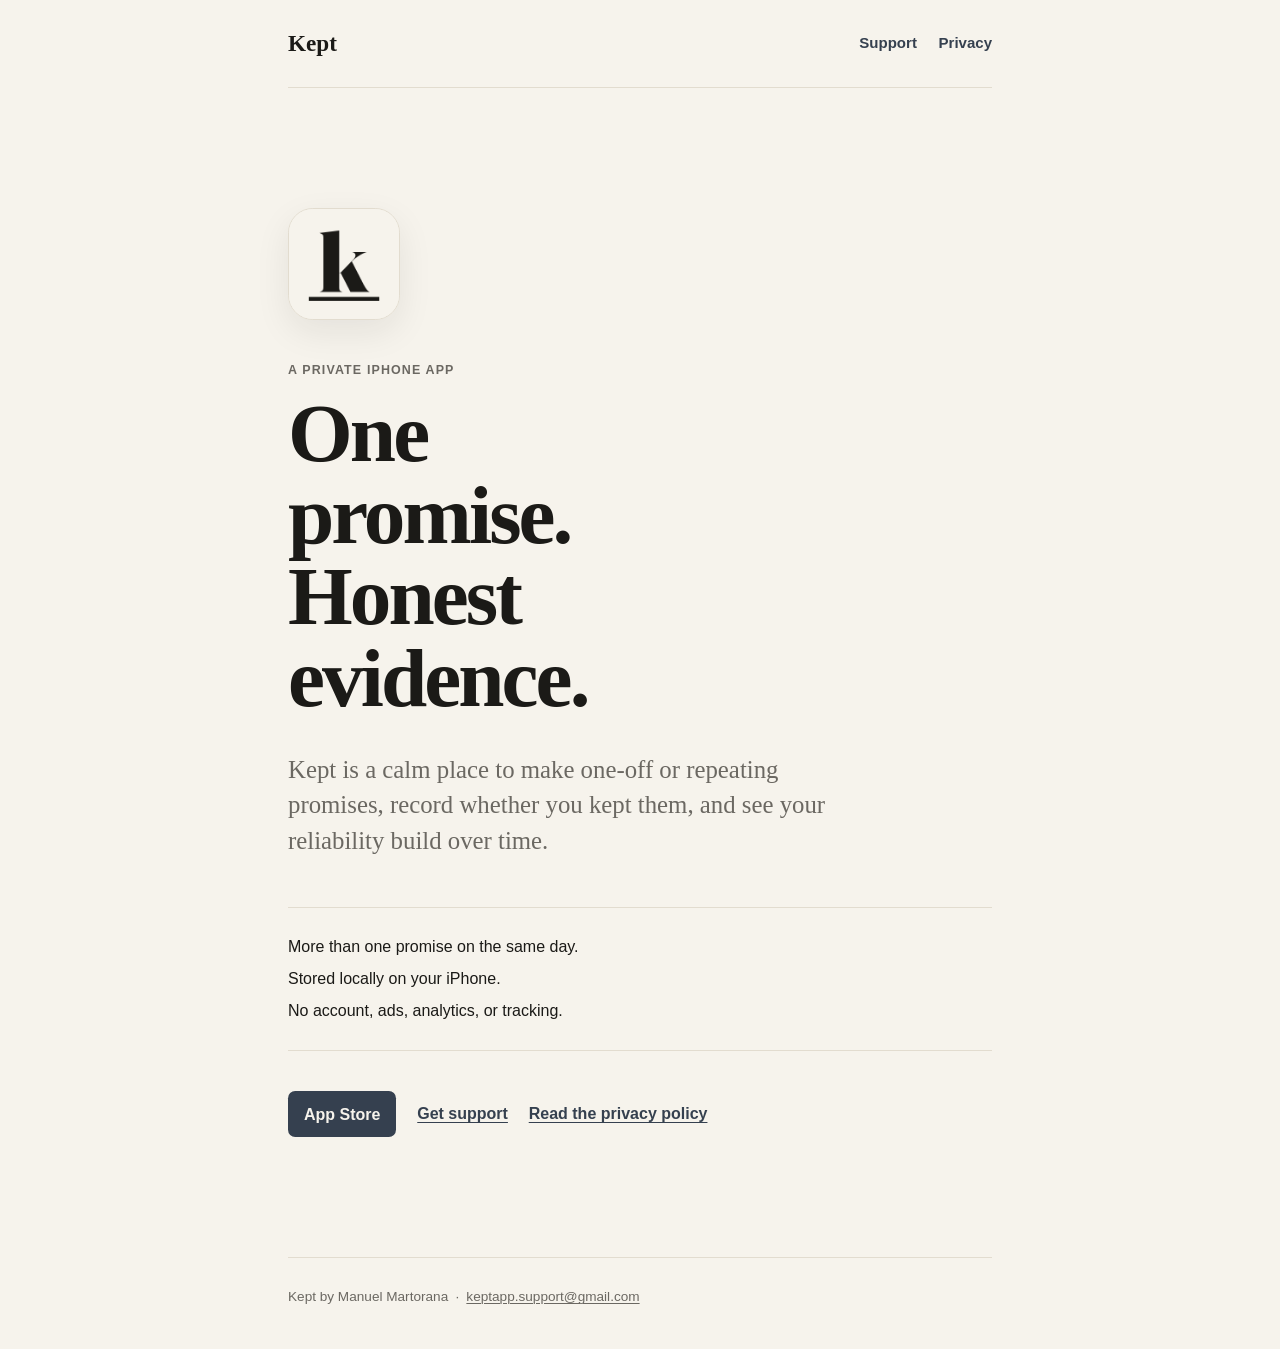
<file: index.html>
<!doctype html>
<html lang="en">
  <head>
    <meta charset="utf-8">
    <meta name="viewport" content="width=device-width, initial-scale=1">
    <meta name="description" content="Kept is a calm, private iPhone app for one-off or repeating promises, with honest evidence stored on your iPhone.">
    <meta name="theme-color" content="#f6f3ec" media="(prefers-color-scheme: light)">
    <meta name="theme-color" content="#171614" media="(prefers-color-scheme: dark)">
    <title>Kept — One promise. Honest evidence.</title>
    <link rel="icon" href="app-icon.png">
    <link rel="stylesheet" href="styles.css">
    <link rel="canonical" href="https://mmartorana93.github.io/kept-site/">
    <meta property="og:type" content="website">
    <meta property="og:site_name" content="Kept">
    <meta property="og:title" content="Kept — One promise. Honest evidence.">
    <meta property="og:description" content="Kept is a calm, private iPhone app for one-off or repeating promises, with honest evidence stored on your iPhone.">
    <meta property="og:url" content="https://mmartorana93.github.io/kept-site/">
    <meta property="og:image" content="https://mmartorana93.github.io/kept-site/app-icon.png">
    <meta name="twitter:card" content="summary">
  </head>
  <body>
    <a class="skip-link" href="#content">Skip to content</a>

    <header class="site-header">
      <a class="wordmark" href="index.html" aria-label="Kept home">Kept</a>
      <nav aria-label="Main navigation">
        <a href="support.html">Support</a>
        <a href="privacy.html">Privacy</a>
      </nav>
    </header>

    <main id="content" class="home">
      <img class="app-icon" src="app-icon.png" width="112" height="112" alt="Kept app icon">
      <p class="eyebrow">A private iPhone app</p>
      <h1>One promise.<br>Honest evidence.</h1>
      <p class="intro">
        Kept is a calm place to make one-off or repeating promises, record
        whether you kept them, and see your reliability build over time.
      </p>

      <div class="principles" aria-label="Kept principles">
        <p>More than one promise on the same day.</p>
        <p>Stored locally on your iPhone.</p>
        <p>No account, ads, analytics, or tracking.</p>
      </div>

      <div class="primary-links">
        <a class="button" href="https://apps.apple.com/app/id6810080087">App Store</a>
        <a class="text-link" href="support.html">Get support</a>
        <a class="text-link" href="privacy.html">Read the privacy policy</a>
      </div>
    </main>

    <footer>
      <span>Kept by Manuel Martorana</span>
      <span aria-hidden="true">·</span>
      <a href="mailto:keptapp.support@gmail.com">keptapp.support@gmail.com</a>
    </footer>
  </body>
</html>
</file>
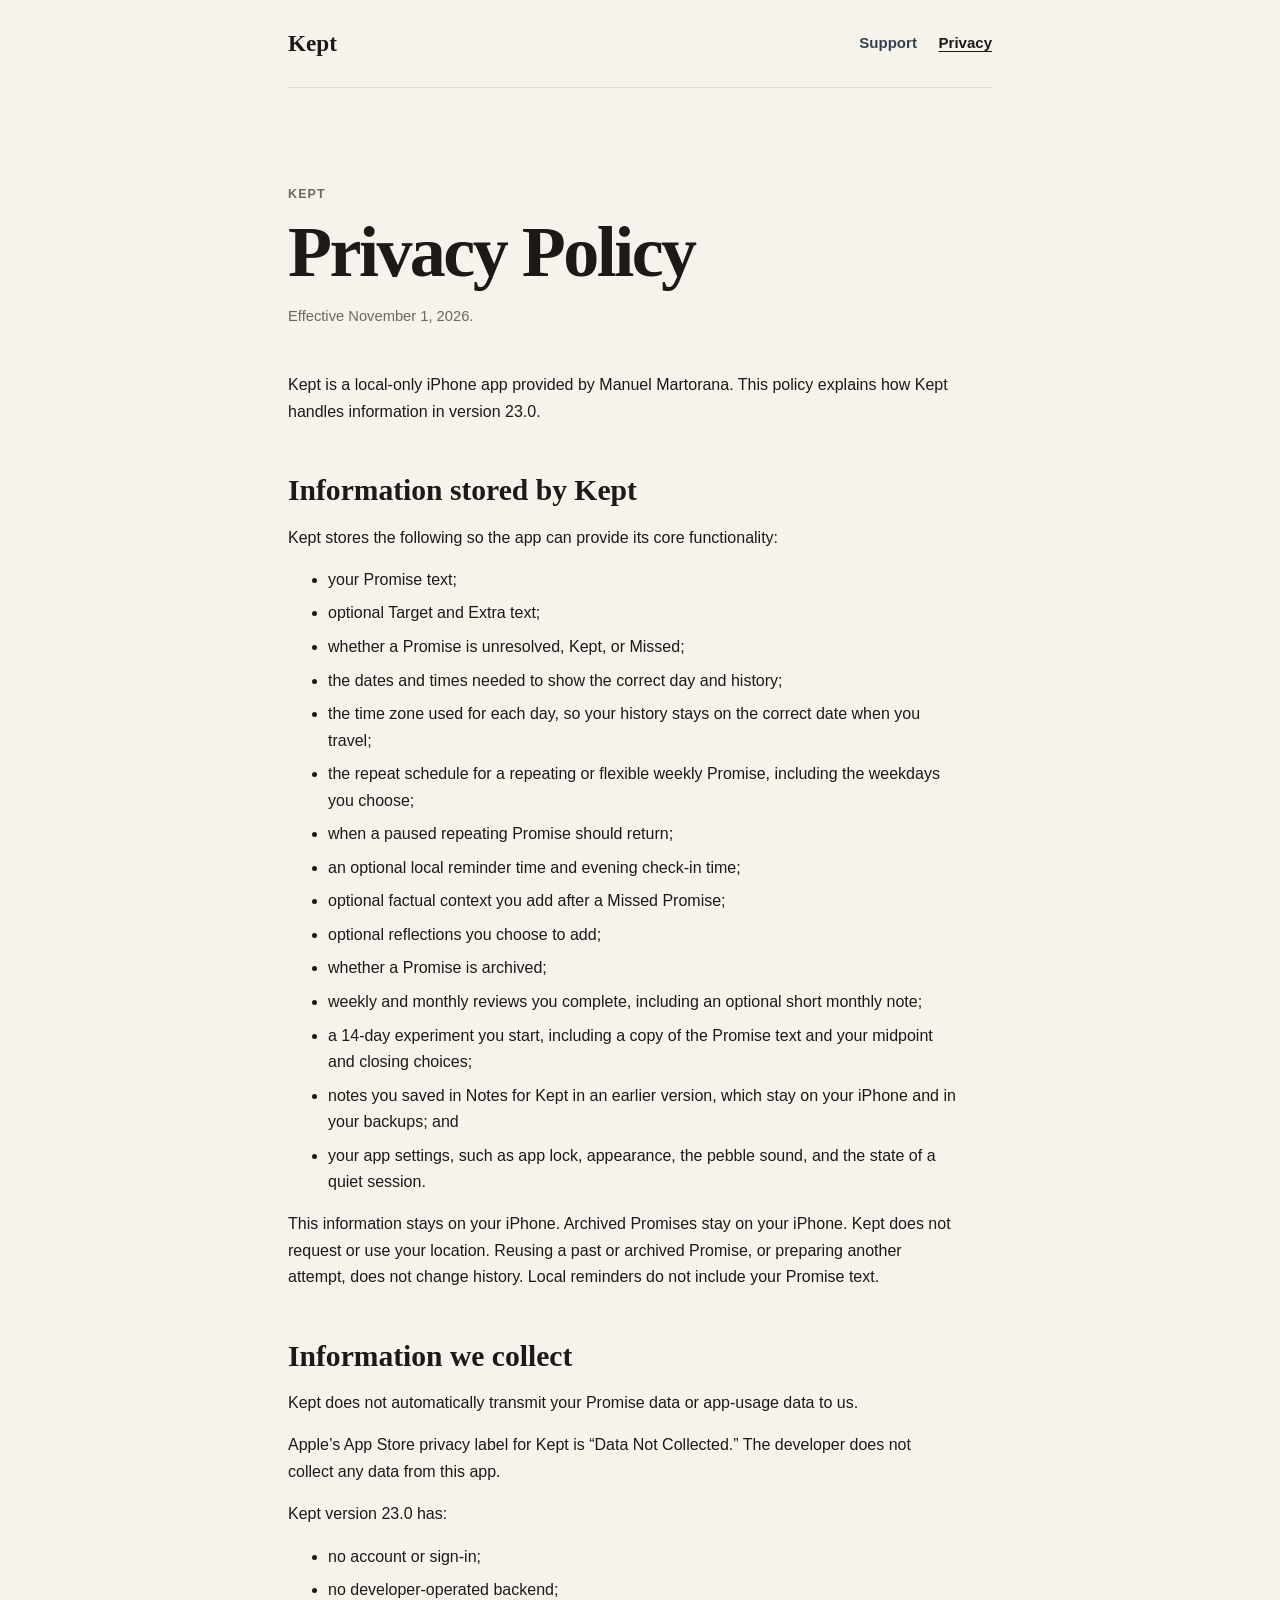
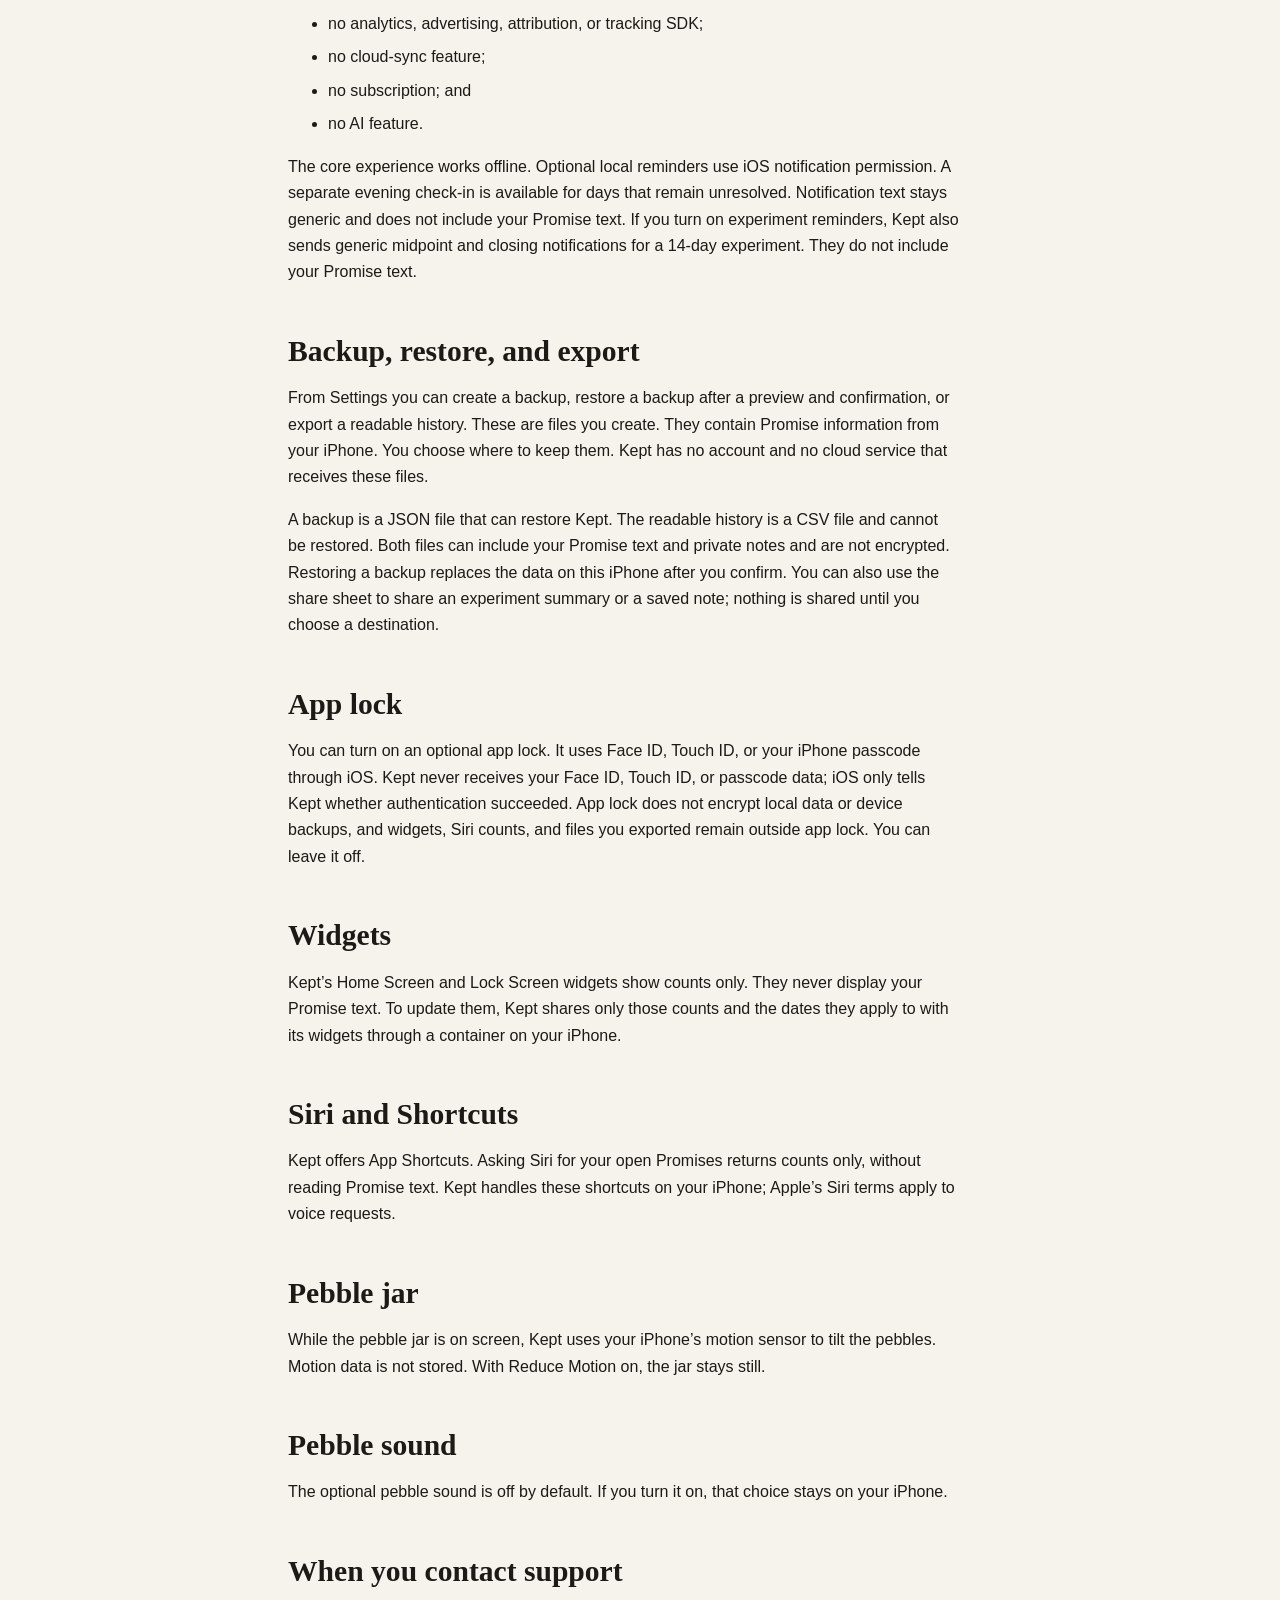
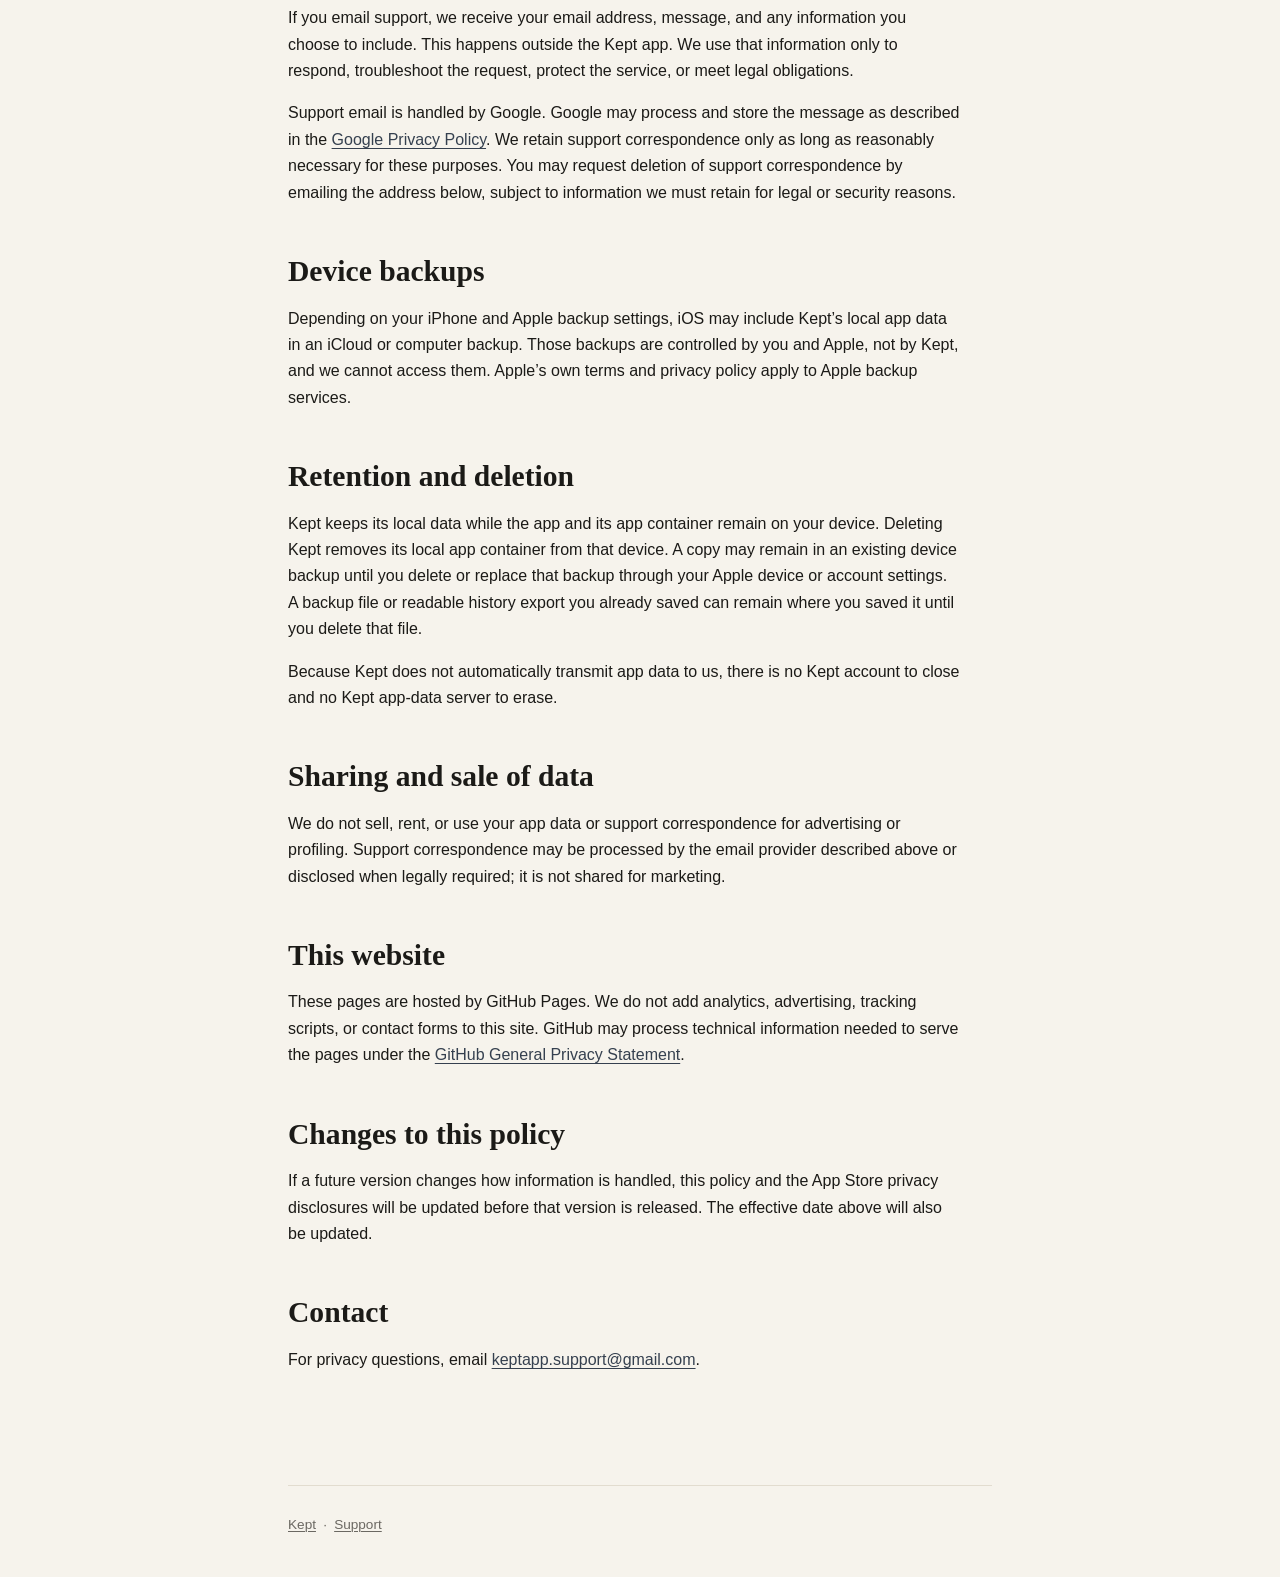
<file: privacy.html>
<!doctype html>
<html lang="en">
  <head>
    <meta charset="utf-8">
    <meta name="viewport" content="width=device-width, initial-scale=1">
    <meta name="description" content="Privacy Policy for the Kept iPhone app.">
    <meta name="theme-color" content="#f6f3ec" media="(prefers-color-scheme: light)">
    <meta name="theme-color" content="#171614" media="(prefers-color-scheme: dark)">
    <title>Privacy Policy — Kept</title>
    <link rel="icon" href="app-icon.png">
    <link rel="stylesheet" href="styles.css">
    <link rel="canonical" href="https://mmartorana93.github.io/kept-site/privacy.html">
    <meta property="og:type" content="website">
    <meta property="og:site_name" content="Kept">
    <meta property="og:title" content="Privacy Policy — Kept">
    <meta property="og:description" content="Privacy Policy for the Kept iPhone app.">
    <meta property="og:url" content="https://mmartorana93.github.io/kept-site/privacy.html">
    <meta property="og:image" content="https://mmartorana93.github.io/kept-site/app-icon.png">
    <meta name="twitter:card" content="summary">
  </head>
  <body>
    <a class="skip-link" href="#content">Skip to content</a>

    <header class="site-header">
      <a class="wordmark" href="index.html" aria-label="Kept home">Kept</a>
      <nav aria-label="Main navigation">
        <a href="support.html">Support</a>
        <a href="privacy.html" aria-current="page">Privacy</a>
      </nav>
    </header>

    <main id="content" class="document">
      <p class="eyebrow">Kept</p>
      <h1>Privacy Policy</h1>
      <p class="updated">Effective November 1, 2026.</p>

      <p>
        Kept is a local-only iPhone app provided by Manuel Martorana. This
        policy explains how Kept handles information in version 23.0.
      </p>

      <h2>Information stored by Kept</h2>
      <p>Kept stores the following so the app can provide its core functionality:</p>
      <ul>
        <li>your Promise text;</li>
        <li>optional Target and Extra text;</li>
        <li>whether a Promise is unresolved, Kept, or Missed;</li>
        <li>the dates and times needed to show the correct day and history;</li>
        <li>the time zone used for each day, so your history stays on the correct date when you travel;</li>
        <li>the repeat schedule for a repeating or flexible weekly Promise, including the weekdays you choose;</li>
        <li>when a paused repeating Promise should return;</li>
        <li>an optional local reminder time and evening check-in time;</li>
        <li>optional factual context you add after a Missed Promise;</li>
        <li>optional reflections you choose to add;</li>
        <li>whether a Promise is archived;</li>
        <li>weekly and monthly reviews you complete, including an optional short monthly note;</li>
        <li>a 14-day experiment you start, including a copy of the Promise text and your midpoint and closing choices;</li>
        <li>notes you saved in Notes for Kept in an earlier version, which stay on your iPhone and in your backups; and</li>
        <li>your app settings, such as app lock, appearance, the pebble sound, and the state of a quiet session.</li>
      </ul>
      <p>
        This information stays on your iPhone. Archived Promises stay on your
        iPhone. Kept does not request or use your location. Reusing a past or
        archived Promise, or preparing another attempt, does not change
        history. Local reminders do not include your Promise text.
      </p>

      <h2>Information we collect</h2>
      <p>Kept does not automatically transmit your Promise data or app-usage data to us.</p>
      <p>
        Apple’s App Store privacy label for Kept is “Data Not Collected.” The
        developer does not collect any data from this app.
      </p>
      <p>Kept version 23.0 has:</p>
      <ul>
        <li>no account or sign-in;</li>
        <li>no developer-operated backend;</li>
        <li>no analytics, advertising, attribution, or tracking SDK;</li>
        <li>no cloud-sync feature;</li>
        <li>no subscription; and</li>
        <li>no AI feature.</li>
      </ul>
      <p>
        The core experience works offline. Optional local reminders use iOS
        notification permission. A separate evening check-in is available for
        days that remain unresolved. Notification text stays generic and does
        not include your Promise text. If you turn on experiment reminders,
        Kept also sends generic midpoint and closing notifications for a
        14-day experiment. They do not include your Promise text.
      </p>

      <h2>Backup, restore, and export</h2>
      <p>
        From Settings you can create a backup, restore a backup after a
        preview and confirmation, or export a readable history. These are
        files you create. They contain Promise information from your iPhone.
        You choose where to keep them. Kept has no account and no cloud
        service that receives these files.
      </p>
      <p>
        A backup is a JSON file that can restore Kept. The readable history
        is a CSV file and cannot be restored. Both files can include your
        Promise text and private notes and are not encrypted. Restoring a
        backup replaces the data on this iPhone after you confirm. You can
        also use the share sheet to share an experiment summary or a saved
        note; nothing is shared until you choose a destination.
      </p>

      <h2>App lock</h2>
      <p>
        You can turn on an optional app lock. It uses Face ID, Touch ID, or
        your iPhone passcode through iOS. Kept never receives your Face ID,
        Touch ID, or passcode data; iOS only tells Kept whether authentication
        succeeded. App lock does not encrypt local data or device backups, and
        widgets, Siri counts, and files you exported remain outside app lock.
        You can leave it off.
      </p>

      <h2>Widgets</h2>
      <p>
        Kept’s Home Screen and Lock Screen widgets show counts only. They
        never display your Promise text. To update them, Kept shares only
        those counts and the dates they apply to with its widgets through a
        container on your iPhone.
      </p>

      <h2>Siri and Shortcuts</h2>
      <p>
        Kept offers App Shortcuts. Asking Siri for your open Promises returns
        counts only, without reading Promise text. Kept handles these
        shortcuts on your iPhone; Apple’s Siri terms apply to voice requests.
      </p>

      <h2>Pebble jar</h2>
      <p>
        While the pebble jar is on screen, Kept uses your iPhone’s motion
        sensor to tilt the pebbles. Motion data is not stored. With Reduce
        Motion on, the jar stays still.
      </p>

      <h2>Pebble sound</h2>
      <p>
        The optional pebble sound is off by default. If you turn it on, that
        choice stays on your iPhone.
      </p>

      <h2>When you contact support</h2>
      <p>
        If you email support, we receive your email address, message, and any
        information you choose to include. This happens outside the Kept app.
        We use that information only to respond, troubleshoot the request,
        protect the service, or meet legal obligations.
      </p>
      <p>
        Support email is handled by Google. Google may process and store the
        message as described in the
        <a href="https://policies.google.com/privacy">Google Privacy Policy</a>.
        We retain support correspondence only as long as reasonably necessary
        for these purposes. You may request deletion of support correspondence
        by emailing the address below, subject to information we must retain
        for legal or security reasons.
      </p>

      <h2>Device backups</h2>
      <p>
        Depending on your iPhone and Apple backup settings, iOS may include
        Kept’s local app data in an iCloud or computer backup. Those backups
        are controlled by you and Apple, not by Kept, and we cannot access
        them. Apple’s own terms and privacy policy apply to Apple backup
        services.
      </p>

      <h2>Retention and deletion</h2>
      <p>
        Kept keeps its local data while the app and its app container remain
        on your device. Deleting Kept removes its local app container from that
        device. A copy may remain in an existing device backup until you delete
        or replace that backup through your Apple device or account settings.
        A backup file or readable history export you already saved can remain
        where you saved it until you delete that file.
      </p>
      <p>
        Because Kept does not automatically transmit app data to us, there is
        no Kept account to close and no Kept app-data server to erase.
      </p>

      <h2>Sharing and sale of data</h2>
      <p>
        We do not sell, rent, or use your app data or support correspondence
        for advertising or profiling. Support correspondence may be processed
        by the email provider described above or disclosed when legally
        required; it is not shared for marketing.
      </p>

      <h2>This website</h2>
      <p>
        These pages are hosted by GitHub Pages. We do not add analytics,
        advertising, tracking scripts, or contact forms to this site. GitHub
        may process technical information needed to serve the pages under the
        <a href="https://docs.github.com/en/site-policy/privacy-policies/github-general-privacy-statement">GitHub General Privacy Statement</a>.
      </p>

      <h2>Changes to this policy</h2>
      <p>
        If a future version changes how information is handled, this policy
        and the App Store privacy disclosures will be updated before that
        version is released. The effective date above will also be updated.
      </p>

      <h2>Contact</h2>
      <p>
        For privacy questions, email
        <a href="mailto:keptapp.support@gmail.com">keptapp.support@gmail.com</a>.
      </p>
    </main>

    <footer>
      <a href="index.html">Kept</a>
      <span aria-hidden="true">·</span>
      <a href="support.html">Support</a>
    </footer>
  </body>
</html>
</file>
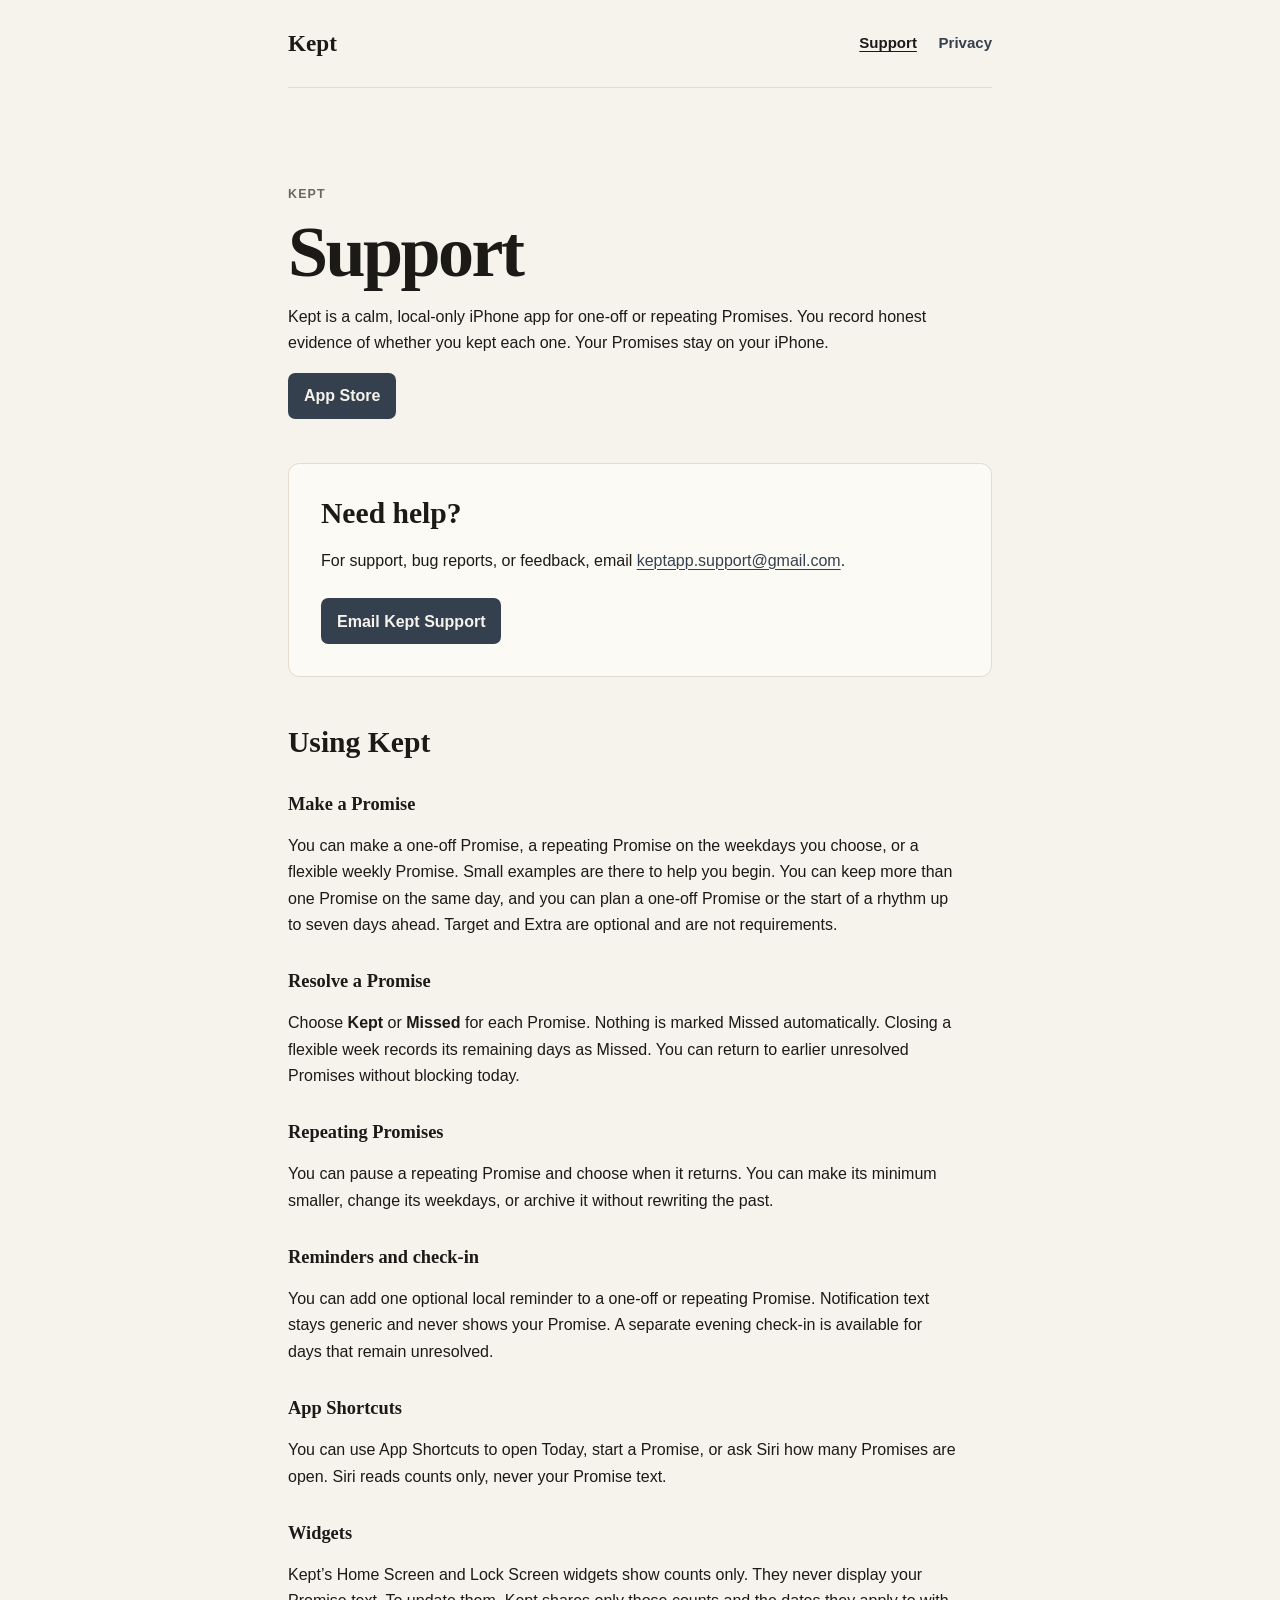
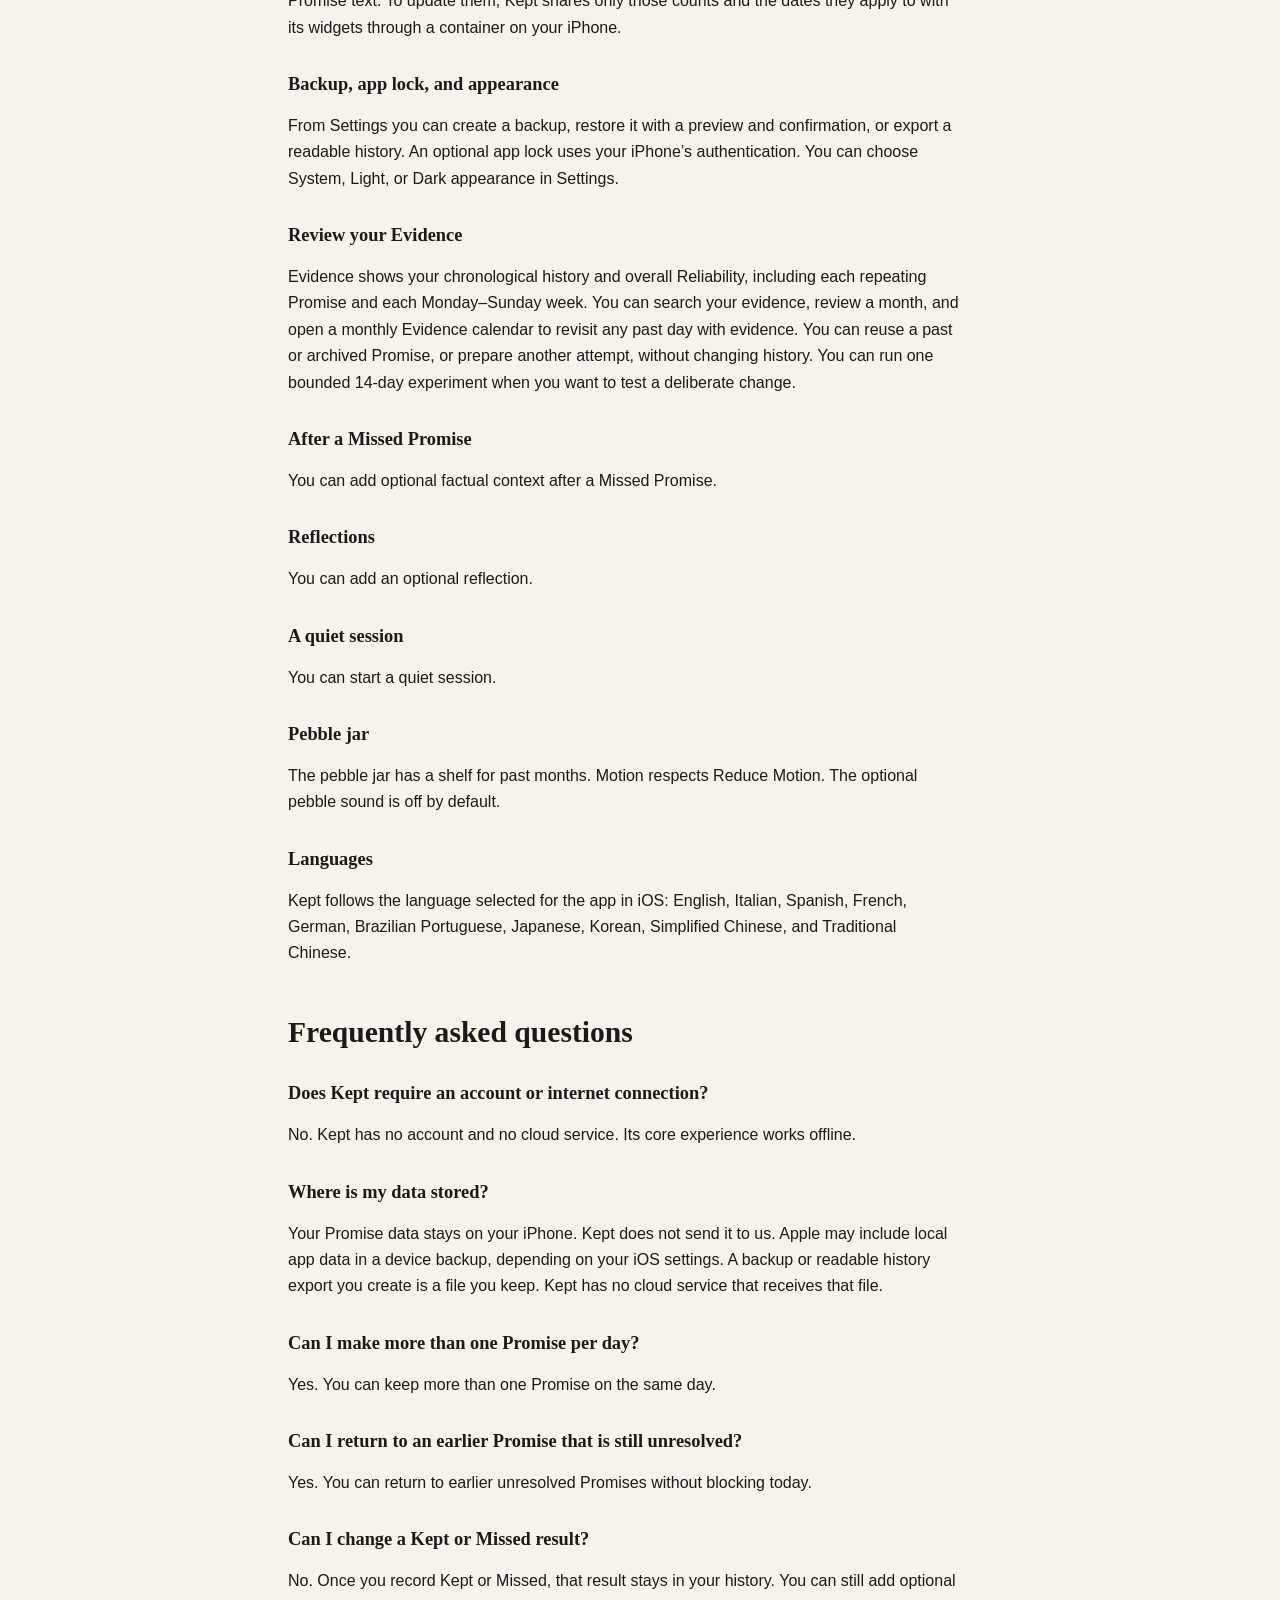
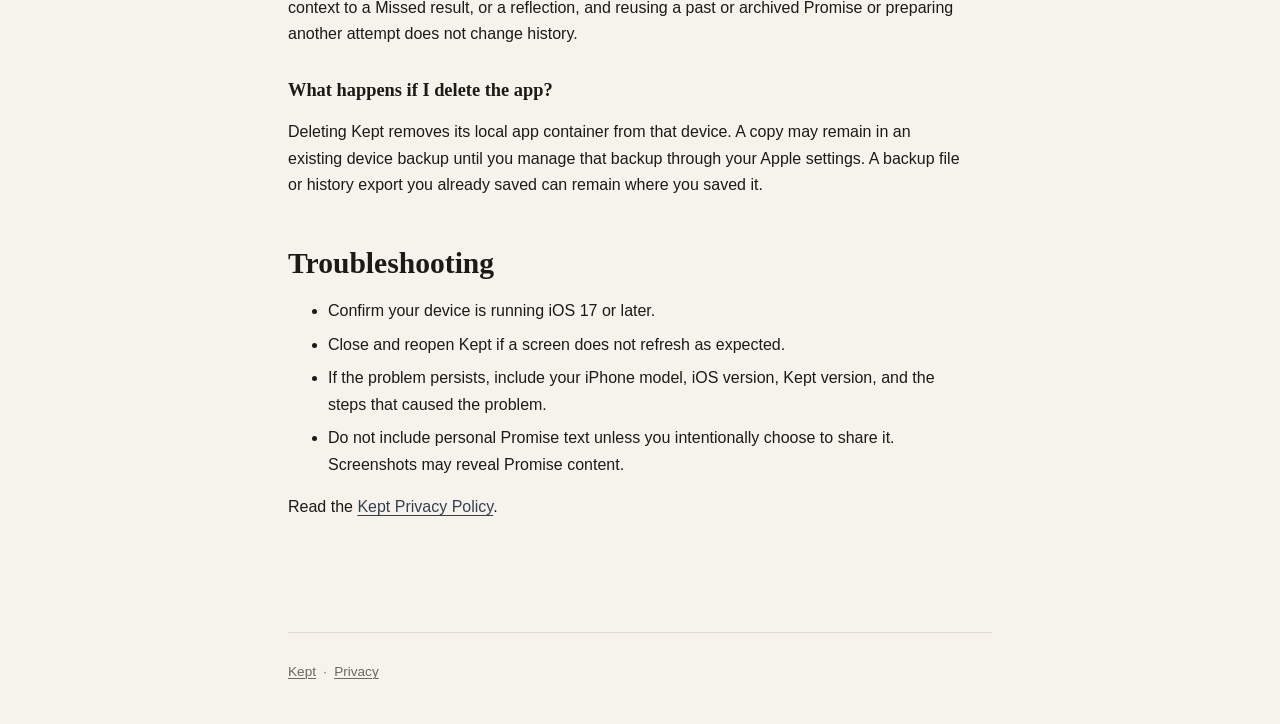
<file: support.html>
<!doctype html>
<html lang="en">
  <head>
    <meta charset="utf-8">
    <meta name="viewport" content="width=device-width, initial-scale=1">
    <meta name="description" content="Support for the Kept iPhone app.">
    <meta name="theme-color" content="#f6f3ec" media="(prefers-color-scheme: light)">
    <meta name="theme-color" content="#171614" media="(prefers-color-scheme: dark)">
    <title>Support — Kept</title>
    <link rel="icon" href="app-icon.png">
    <link rel="stylesheet" href="styles.css">
    <link rel="canonical" href="https://mmartorana93.github.io/kept-site/support.html">
    <meta property="og:type" content="website">
    <meta property="og:site_name" content="Kept">
    <meta property="og:title" content="Support — Kept">
    <meta property="og:description" content="Support for the Kept iPhone app.">
    <meta property="og:url" content="https://mmartorana93.github.io/kept-site/support.html">
    <meta property="og:image" content="https://mmartorana93.github.io/kept-site/app-icon.png">
    <meta name="twitter:card" content="summary">
  </head>
  <body>
    <a class="skip-link" href="#content">Skip to content</a>

    <header class="site-header">
      <a class="wordmark" href="index.html" aria-label="Kept home">Kept</a>
      <nav aria-label="Main navigation">
        <a href="support.html" aria-current="page">Support</a>
        <a href="privacy.html">Privacy</a>
      </nav>
    </header>

    <main id="content" class="document">
      <p class="eyebrow">Kept</p>
      <h1>Support</h1>
      <p>
        Kept is a calm, local-only iPhone app for one-off or repeating
        Promises. You record honest evidence of whether you kept each one.
        Your Promises stay on your iPhone.
      </p>
      <p>
        <a class="button" href="https://apps.apple.com/app/id6810080087">App Store</a>
      </p>

      <section class="contact-card" aria-labelledby="contact-heading">
        <h2 id="contact-heading">Need help?</h2>
        <p>
          For support, bug reports, or feedback, email
          <a href="mailto:keptapp.support@gmail.com">keptapp.support@gmail.com</a>.
        </p>
        <a class="button" href="mailto:keptapp.support@gmail.com?subject=Kept%20Support">Email Kept Support</a>
      </section>

      <h2>Using Kept</h2>

      <h3>Make a Promise</h3>
      <p>
        You can make a one-off Promise, a repeating Promise on the weekdays
        you choose, or a flexible weekly Promise. Small examples are there to
        help you begin. You can keep more than one Promise on the same day,
        and you can plan a one-off Promise or the start of a rhythm up to
        seven days ahead. Target and Extra are optional and are not
        requirements.
      </p>

      <h3>Resolve a Promise</h3>
      <p>
        Choose <strong>Kept</strong> or <strong>Missed</strong> for each
        Promise. Nothing is marked Missed automatically. Closing a flexible
        week records its remaining days as Missed. You can return to
        earlier unresolved Promises without blocking today.
      </p>

      <h3>Repeating Promises</h3>
      <p>
        You can pause a repeating Promise and choose when it returns. You can
        make its minimum smaller, change its weekdays, or archive it without
        rewriting the past.
      </p>

      <h3>Reminders and check-in</h3>
      <p>
        You can add one optional local reminder to a one-off or repeating
        Promise. Notification text stays generic and never shows your Promise.
        A separate evening check-in is available for days that remain
        unresolved.
      </p>

      <h3>App Shortcuts</h3>
      <p>
        You can use App Shortcuts to open Today, start a Promise, or ask Siri
        how many Promises are open. Siri reads counts only, never your Promise
        text.
      </p>

      <h3>Widgets</h3>
      <p>
        Kept’s Home Screen and Lock Screen widgets show counts only. They
        never display your Promise text. To update them, Kept shares only
        those counts and the dates they apply to with its widgets through a
        container on your iPhone.
      </p>

      <h3>Backup, app lock, and appearance</h3>
      <p>
        From Settings you can create a backup, restore it with a preview
        and confirmation, or export a readable history. An optional app lock
        uses your iPhone’s authentication. You can choose System, Light, or
        Dark appearance in Settings.
      </p>

      <h3>Review your Evidence</h3>
      <p>
        Evidence shows your chronological history and overall Reliability,
        including each repeating Promise and each Monday–Sunday week. You can
        search your evidence, review a month, and open a monthly Evidence
        calendar to revisit any past day with evidence. You can reuse a past or
        archived Promise, or prepare another attempt, without changing
        history. You can run one bounded 14-day experiment when you want to
        test a deliberate change.
      </p>

      <h3>After a Missed Promise</h3>
      <p>You can add optional factual context after a Missed Promise.</p>

      <h3>Reflections</h3>
      <p>You can add an optional reflection.</p>

      <h3>A quiet session</h3>
      <p>You can start a quiet session.</p>

      <h3>Pebble jar</h3>
      <p>
        The pebble jar has a shelf for past months. Motion respects Reduce
        Motion. The optional pebble sound is off by default.
      </p>

      <h3>Languages</h3>
      <p>
        Kept follows the language selected for the app in iOS: English,
        Italian, Spanish, French, German, Brazilian Portuguese, Japanese,
        Korean, Simplified Chinese, and Traditional Chinese.
      </p>

      <h2>Frequently asked questions</h2>

      <h3>Does Kept require an account or internet connection?</h3>
      <p>No. Kept has no account and no cloud service. Its core experience works offline.</p>

      <h3>Where is my data stored?</h3>
      <p>
        Your Promise data stays on your iPhone. Kept does not send it to us.
        Apple may include local app data in a device backup, depending on
        your iOS settings. A backup or readable history export you create is
        a file you keep. Kept has no cloud service that receives that file.
      </p>

      <h3>Can I make more than one Promise per day?</h3>
      <p>Yes. You can keep more than one Promise on the same day.</p>

      <h3>Can I return to an earlier Promise that is still unresolved?</h3>
      <p>Yes. You can return to earlier unresolved Promises without blocking today.</p>

      <h3>Can I change a Kept or Missed result?</h3>
      <p>
        No. Once you record Kept or Missed, that result stays in your history.
        You can still add optional context to a Missed result, or a reflection,
        and reusing a past or archived Promise or preparing another attempt
        does not change history.
      </p>

      <h3>What happens if I delete the app?</h3>
      <p>
        Deleting Kept removes its local app container from that device. A copy
        may remain in an existing device backup until you manage that backup
        through your Apple settings. A backup file or history export you
        already saved can remain where you saved it.
      </p>

      <h2>Troubleshooting</h2>
      <ul>
        <li>Confirm your device is running iOS 17 or later.</li>
        <li>Close and reopen Kept if a screen does not refresh as expected.</li>
        <li>If the problem persists, include your iPhone model, iOS version, Kept version, and the steps that caused the problem.</li>
        <li>Do not include personal Promise text unless you intentionally choose to share it. Screenshots may reveal Promise content.</li>
      </ul>

      <p>Read the <a href="privacy.html">Kept Privacy Policy</a>.</p>
    </main>

    <footer>
      <a href="index.html">Kept</a>
      <span aria-hidden="true">·</span>
      <a href="privacy.html">Privacy</a>
    </footer>
  </body>
</html>
</file>
<file: styles.css>
:root {
  color-scheme: light dark;
  --paper: #f6f3ec;
  --raised: #fcfaf4;
  --ink: #1b1a17;
  --accent: #35404f;
  --graphite: #6b6862;
  --hairline: #e2dccf;
  --max-width: 44rem;
}

* {
  box-sizing: border-box;
}

html {
  font-size: 100%;
}

body {
  min-height: 100vh;
  margin: 0;
  background: var(--paper);
  color: var(--ink);
  font-family: -apple-system, BlinkMacSystemFont, "SF Pro Text", sans-serif;
  font-size: 1rem;
  line-height: 1.65;
  text-rendering: optimizeLegibility;
}

a {
  color: var(--accent);
  text-underline-offset: 0.18em;
  text-decoration-thickness: 0.08em;
}

a:hover {
  text-decoration-thickness: 0.12em;
}

a:focus-visible {
  outline: 3px solid var(--accent);
  outline-offset: 4px;
  border-radius: 3px;
}

.skip-link {
  position: absolute;
  top: 0.75rem;
  left: 0.75rem;
  z-index: 10;
  padding: 0.6rem 0.8rem;
  background: var(--ink);
  color: var(--paper);
  transform: translateY(-180%);
}

.skip-link:focus {
  transform: translateY(0);
}

.site-header,
main,
footer {
  width: min(calc(100% - 3rem), var(--max-width));
  margin-inline: auto;
}

.site-header {
  display: flex;
  align-items: center;
  justify-content: space-between;
  min-height: 5.5rem;
  border-bottom: 1px solid var(--hairline);
}

.wordmark {
  color: var(--ink);
  font-family: ui-serif, "New York", Georgia, serif;
  font-size: 1.45rem;
  font-weight: 700;
  text-decoration: none;
}

nav {
  display: flex;
  gap: 1.35rem;
}

nav a {
  font-size: 0.94rem;
  font-weight: 600;
  text-decoration: none;
}

nav a[aria-current="page"] {
  color: var(--ink);
  text-decoration: underline;
}

.home {
  padding-block: clamp(4rem, 11vw, 7.5rem);
}

.app-icon {
  display: block;
  width: 7rem;
  height: 7rem;
  margin-bottom: 2.5rem;
  border: 1px solid var(--hairline);
  border-radius: 1.55rem;
  box-shadow: 0 12px 35px rgb(27 26 23 / 8%);
}

.eyebrow {
  margin: 0 0 0.8rem;
  color: var(--graphite);
  font-size: 0.78rem;
  font-weight: 700;
  letter-spacing: 0.09em;
  text-transform: uppercase;
}

h1,
h2,
h3 {
  color: var(--ink);
  font-family: ui-serif, "New York", Georgia, serif;
  text-wrap: balance;
}

h1 {
  max-width: 10ch;
  margin: 0;
  font-size: clamp(2.75rem, 9vw, 5.2rem);
  font-weight: 650;
  letter-spacing: -0.035em;
  line-height: 0.98;
}

.intro {
  max-width: 35rem;
  margin: 2rem 0 0;
  color: var(--graphite);
  font-family: ui-serif, "New York", Georgia, serif;
  font-size: clamp(1.25rem, 3.2vw, 1.55rem);
  line-height: 1.45;
}

.principles {
  margin-top: 3rem;
  padding-block: 1.25rem;
  border-block: 1px solid var(--hairline);
}

.principles p {
  margin: 0.35rem 0;
}

.primary-links {
  display: flex;
  align-items: center;
  gap: 1.3rem;
  margin-top: 2.5rem;
}

.button {
  display: inline-flex;
  align-items: center;
  justify-content: center;
  min-height: 2.9rem;
  padding: 0.65rem 1rem;
  border-radius: 0.45rem;
  background: var(--accent);
  color: var(--paper);
  font-weight: 650;
  line-height: 1.2;
  text-decoration: none;
}

.text-link {
  font-weight: 600;
}

.document {
  padding-block: clamp(3.5rem, 9vw, 6rem);
}

.document h1 {
  max-width: 14ch;
  font-size: clamp(2.5rem, 7vw, 4.5rem);
}

.updated {
  margin: 1rem 0 2.75rem;
  color: var(--graphite);
  font-size: 0.92rem;
}

.document h2 {
  margin: 3rem 0 0.75rem;
  font-size: clamp(1.45rem, 4vw, 1.85rem);
  line-height: 1.2;
}

.document h3 {
  margin: 2rem 0 0.45rem;
  font-size: 1.15rem;
  line-height: 1.3;
}

.document p,
.document ul {
  max-width: 42rem;
}

.document li + li {
  margin-top: 0.45rem;
}

.contact-card {
  margin-block: 2.75rem;
  padding: clamp(1.35rem, 5vw, 2rem);
  border: 1px solid var(--hairline);
  border-radius: 0.7rem;
  background: var(--raised);
}

.contact-card h2 {
  margin-top: 0;
}

.contact-card .button {
  margin-top: 0.5rem;
}

footer {
  display: flex;
  flex-wrap: wrap;
  gap: 0.45rem;
  padding-block: 1.75rem 2.5rem;
  border-top: 1px solid var(--hairline);
  color: var(--graphite);
  font-size: 0.85rem;
}

footer a {
  color: inherit;
}

@media (max-width: 34rem) {
  .site-header,
  main,
  footer {
    width: min(calc(100% - 2rem), var(--max-width));
  }

  .site-header {
    min-height: 4.75rem;
  }

  nav {
    gap: 1rem;
  }

  .primary-links {
    align-items: flex-start;
    flex-direction: column;
  }
}

@media (prefers-color-scheme: dark) {
  :root {
    --paper: #171614;
    --raised: #1f1e1a;
    --ink: #efeae0;
    --accent: #a8b4c4;
    --graphite: #b4afa5;
    --hairline: #2c2a26;
  }

  .button {
    background: var(--accent);
    color: #171614;
  }

  .app-icon {
    box-shadow: none;
  }
}

@media (prefers-reduced-motion: reduce) {
  *,
  *::before,
  *::after {
    scroll-behavior: auto !important;
  }
}
</file>
